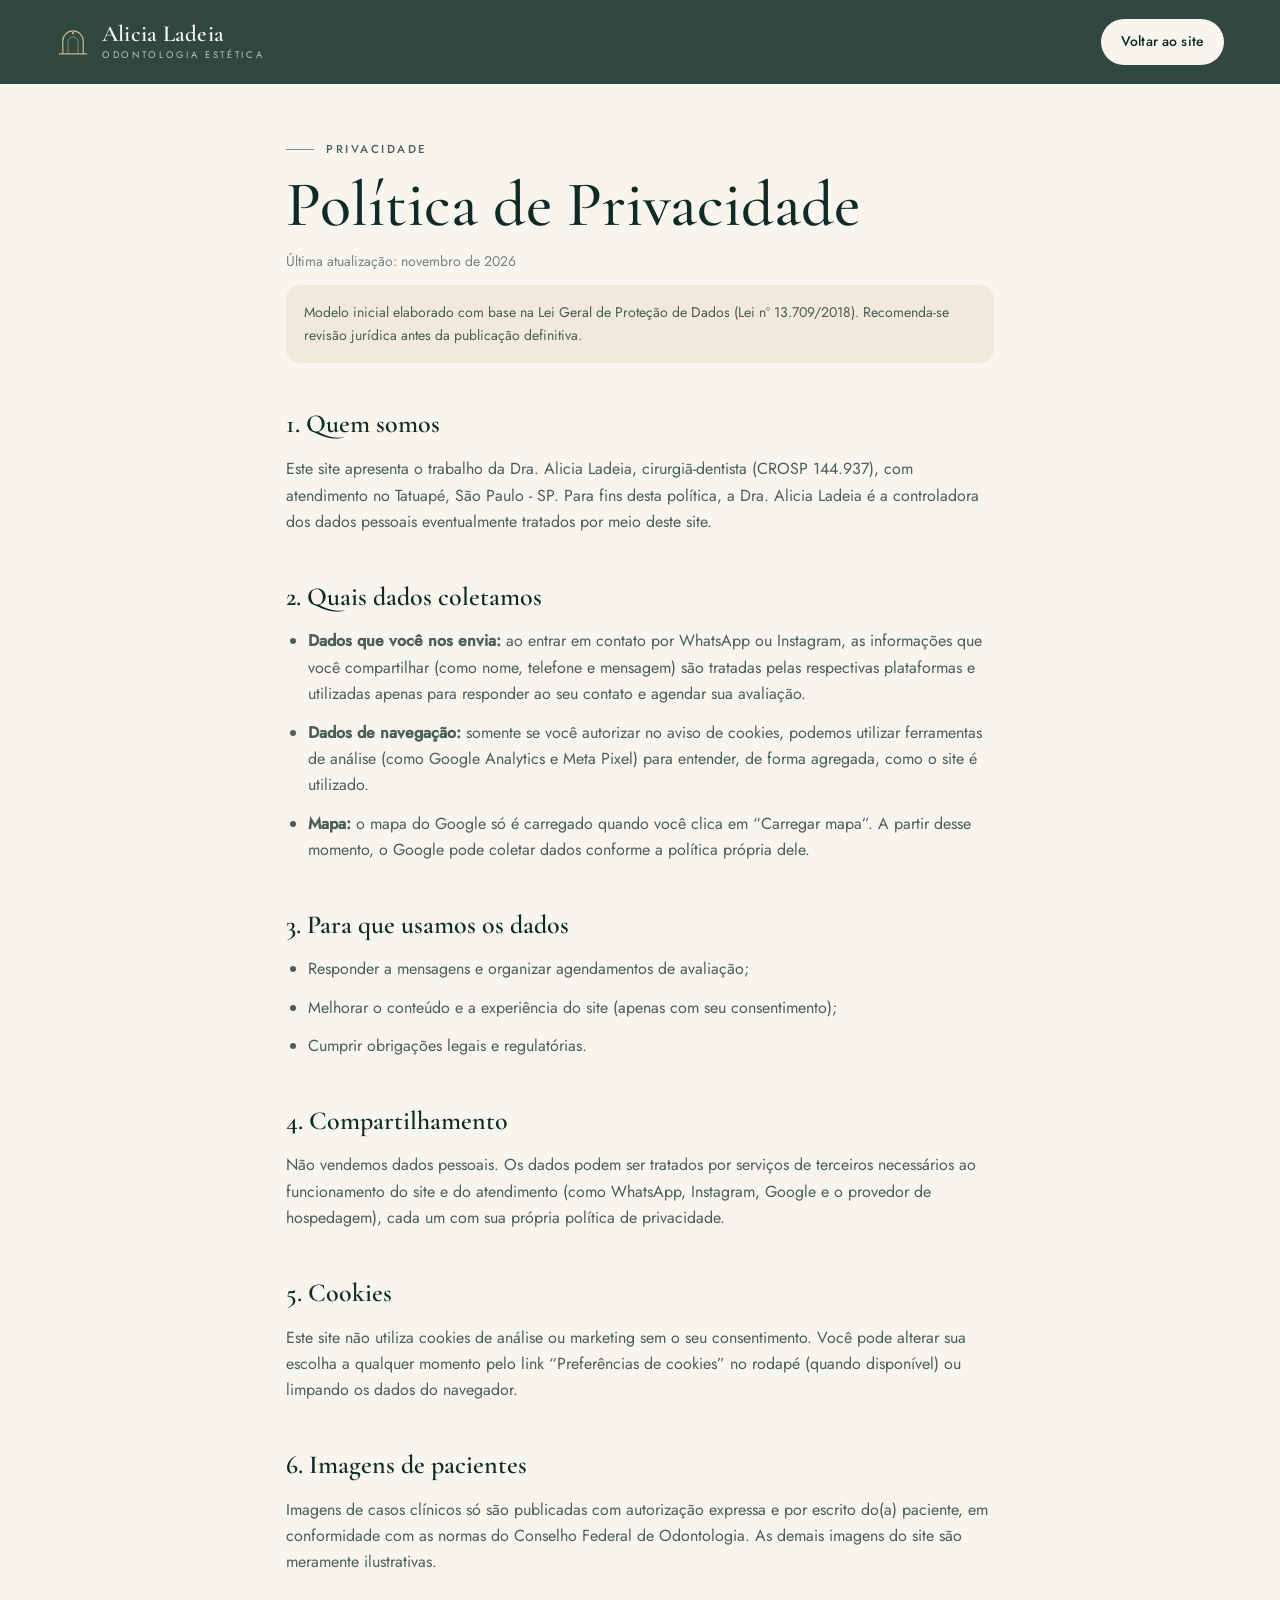
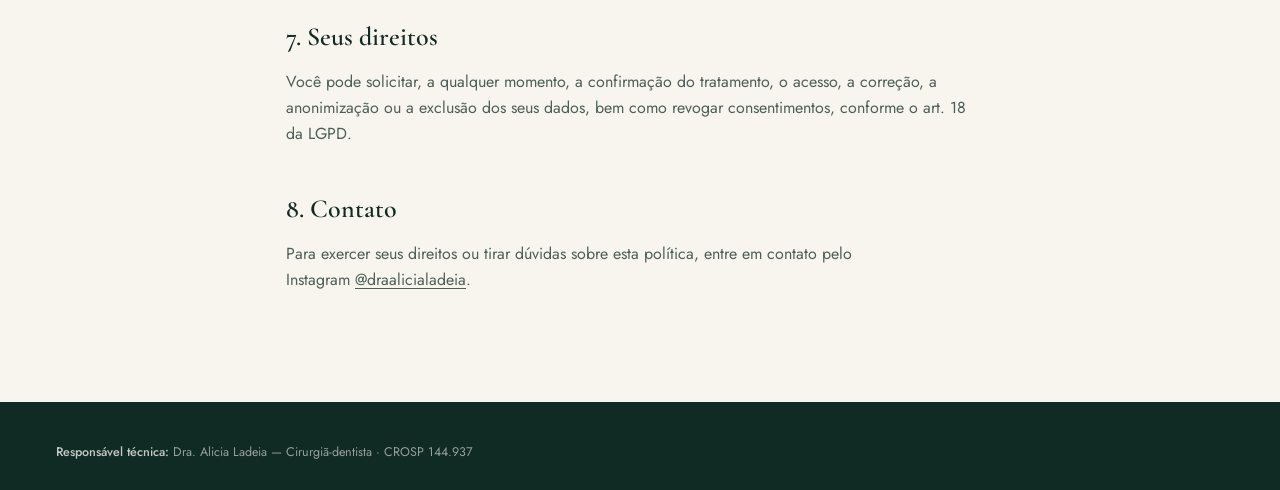
<file: politica-de-privacidade.html>
<!DOCTYPE html>
<html lang="pt-BR">
<head>
  <meta charset="utf-8">
  <meta name="viewport" content="width=device-width, initial-scale=1, viewport-fit=cover">
  <title>Política de Privacidade | Dra. Alicia Ladeia</title>
  <meta name="description" content="Política de privacidade e proteção de dados pessoais do site da Dra. Alicia Ladeia.">
  <meta name="theme-color" content="#102B24">
  <meta name="robots" content="noindex, follow">
  <link rel="icon" href="assets/img/favicon.svg" type="image/svg+xml">
  <link rel="stylesheet" href="assets/css/style.css?v=1.0.0">
  <style>
    .legal{padding:calc(var(--hdr) + 56px) 0 96px}
    .legal .wrap{max-width:820px}
    .legal h1{font-family:var(--serif);font-weight:500;font-size:clamp(40px,7vw,64px);line-height:1.05;margin:8px 0 12px}
    .legal h2{font-family:var(--serif);font-weight:600;font-size:26px;margin:40px 0 10px}
    .legal p,.legal li{color:var(--ink-2);margin-bottom:12px}
    .legal ul{list-style:disc;padding-left:22px}
    .legal .upd{font-size:14px;color:var(--ink-3)}
    .legal .note{background:var(--sand);border-radius:var(--r-sm);padding:16px 18px;font-size:14px}
    .legal a{text-decoration:underline;text-underline-offset:3px}
    .hdr{position:absolute}
    .hdr::before{opacity:1}
  </style>
</head>
<body>
<header class="hdr">
  <div class="hdr__in wrap">
    <a class="brand" href="./" aria-label="Voltar ao site">
      <svg class="brand__mark" viewBox="0 0 40 40" aria-hidden="true"><path d="M8 34V19a12 12 0 0 1 24 0v15" fill="none" stroke="currentColor" stroke-width="1.4"/><path d="M14 34V20a6 6 0 0 1 12 0v14" fill="none" stroke="currentColor" stroke-width="1.1" opacity=".6"/><path d="M4 34h32" stroke="currentColor" stroke-width="1.4" stroke-linecap="round"/><circle cx="20" cy="9.5" r="1.4" fill="currentColor"/></svg>
      <span class="brand__txt"><span class="brand__name">Alicia Ladeia</span><span class="brand__tag">Odontologia estética</span></span>
    </a>
    <a class="btn btn--cream btn--sm" href="./" style="margin-left:auto">Voltar ao site</a>
  </div>
</header>
<main class="legal">
  <div class="wrap">
    <p class="eyebrow">Privacidade</p>
    <h1>Política de Privacidade</h1>
    <p class="upd">Última atualização: <span data-upd>novembro de 2026</span></p>
    <p class="note">Modelo inicial elaborado com base na Lei Geral de Proteção de Dados (Lei nº 13.709/2018). Recomenda-se revisão jurídica antes da publicação definitiva.</p>

    <h2>1. Quem somos</h2>
    <p>Este site apresenta o trabalho da Dra. Alicia Ladeia, cirurgiã-dentista (CROSP 144.937), com atendimento no Tatuapé, São Paulo - SP. Para fins desta política, a Dra. Alicia Ladeia é a controladora dos dados pessoais eventualmente tratados por meio deste site.</p>

    <h2>2. Quais dados coletamos</h2>
    <ul>
      <li><strong>Dados que você nos envia:</strong> ao entrar em contato por WhatsApp ou Instagram, as informações que você compartilhar (como nome, telefone e mensagem) são tratadas pelas respectivas plataformas e utilizadas apenas para responder ao seu contato e agendar sua avaliação.</li>
      <li><strong>Dados de navegação:</strong> somente se você autorizar no aviso de cookies, podemos utilizar ferramentas de análise (como Google Analytics e Meta Pixel) para entender, de forma agregada, como o site é utilizado.</li>
      <li><strong>Mapa:</strong> o mapa do Google só é carregado quando você clica em “Carregar mapa”. A partir desse momento, o Google pode coletar dados conforme a política própria dele.</li>
    </ul>

    <h2>3. Para que usamos os dados</h2>
    <ul>
      <li>Responder a mensagens e organizar agendamentos de avaliação;</li>
      <li>Melhorar o conteúdo e a experiência do site (apenas com seu consentimento);</li>
      <li>Cumprir obrigações legais e regulatórias.</li>
    </ul>

    <h2>4. Compartilhamento</h2>
    <p>Não vendemos dados pessoais. Os dados podem ser tratados por serviços de terceiros necessários ao funcionamento do site e do atendimento (como WhatsApp, Instagram, Google e o provedor de hospedagem), cada um com sua própria política de privacidade.</p>

    <h2>5. Cookies</h2>
    <p>Este site não utiliza cookies de análise ou marketing sem o seu consentimento. Você pode alterar sua escolha a qualquer momento pelo link “Preferências de cookies” no rodapé (quando disponível) ou limpando os dados do navegador.</p>

    <h2>6. Imagens de pacientes</h2>
    <p>Imagens de casos clínicos só são publicadas com autorização expressa e por escrito do(a) paciente, em conformidade com as normas do Conselho Federal de Odontologia. As demais imagens do site são meramente ilustrativas.</p>

    <h2>7. Seus direitos</h2>
    <p>Você pode solicitar, a qualquer momento, a confirmação do tratamento, o acesso, a correção, a anonimização ou a exclusão dos seus dados, bem como revogar consentimentos, conforme o art. 18 da LGPD.</p>

    <h2>8. Contato</h2>
    <p>Para exercer seus direitos ou tirar dúvidas sobre esta política, entre em contato pelo Instagram <a href="https://www.instagram.com/draalicialadeia/" target="_blank" rel="noopener">@draalicialadeia</a><span data-privacy-email></span>.</p>
  </div>
</main>
<footer class="ftr" style="padding-top:40px">
  <div class="wrap"><div class="ftr__legal" style="padding-top:0"><p><strong>Responsável técnica:</strong> Dra. Alicia Ladeia — Cirurgiã-dentista · CROSP 144.937</p></div></div>
</footer>
</body>
</html>
</file>
<file: assets/css/style.css>
/* =========================================================================
   Dra. Alicia Ladeia — Odontologia Estética
   Mobile-first · tokens no :root · sem dependências externas
   ========================================================================= */

/* ---------- Fontes (auto-hospedadas) ---------- */
@font-face{font-family:"Cormorant";src:url(../fonts/cormorant-garamond-latin-500-normal.woff2) format("woff2");font-weight:500;font-style:normal;font-display:swap}
@font-face{font-family:"Cormorant";src:url(../fonts/cormorant-garamond-latin-500-italic.woff2) format("woff2");font-weight:500;font-style:italic;font-display:swap}
@font-face{font-family:"Cormorant";src:url(../fonts/cormorant-garamond-latin-600-normal.woff2) format("woff2");font-weight:600;font-style:normal;font-display:swap}
@font-face{font-family:"Cormorant";src:url(../fonts/cormorant-garamond-latin-600-italic.woff2) format("woff2");font-weight:600;font-style:italic;font-display:swap}
@font-face{font-family:"Jost";src:url(../fonts/jost-latin-400-normal.woff2) format("woff2");font-weight:400;font-style:normal;font-display:swap}
@font-face{font-family:"Jost";src:url(../fonts/jost-latin-500-normal.woff2) format("woff2");font-weight:500;font-style:normal;font-display:swap}

:root{
  --g900:#102B24; --g800:#183D32; --g700:#21503F;
  --beige:#E9DDC8; --sand:#F1E9DB; --off:#F8F5EF;
  --terra:#B66D4B; --terra-d:#9E5737; --gold:#B69A6B; --gold-l:#CDB68B;
  --ink:#102B24; --ink-2:rgba(16,43,36,.74); --ink-3:rgba(16,43,36,.56);
  --cream-2:rgba(248,245,239,.78); --cream-3:rgba(248,245,239,.58);
  --line:rgba(16,43,36,.14); --line-l:rgba(233,221,200,.2);
  --serif:"Cormorant","Cormorant Garamond",Georgia,"Times New Roman",serif;
  --sans:"Jost",system-ui,-apple-system,"Segoe UI",Roboto,sans-serif;
  --wrap:1280px; --gut:clamp(20px,5vw,56px);
  --r-sm:14px; --r:22px; --r-lg:32px; --pill:999px;
  --ease:cubic-bezier(.22,1,.36,1);
  --sec:clamp(72px,11vw,148px);
  --hdr:72px;
  --shadow:0 24px 60px -28px rgba(16,43,36,.35);
}

/* ---------- Base ---------- */
*,*::before,*::after{box-sizing:border-box}
html{-webkit-text-size-adjust:100%;text-size-adjust:100%;scroll-behavior:smooth;scroll-padding-top:calc(var(--hdr) + 8px)}
body{margin:0;font-family:var(--sans);font-size:16px;line-height:1.65;color:var(--ink);background:var(--off);-webkit-font-smoothing:antialiased;-moz-osx-font-smoothing:grayscale;overflow-x:hidden;overflow-x:clip}
[hidden]{display:none!important}
img,svg{display:block;max-width:100%}
img{height:auto}
a{color:inherit;text-decoration:none}
button{font:inherit;color:inherit;background:none;border:0;padding:0;cursor:pointer}
h1,h2,h3,p,ul,ol,dl,dd,figure{margin:0;padding:0}
ul,ol{list-style:none}
:focus-visible{outline:2px solid var(--gold);outline-offset:3px;border-radius:6px}
::selection{background:var(--terra);color:var(--off)}
.wrap{width:100%;max-width:calc(var(--wrap) + var(--gut)*2);margin-inline:auto;padding-inline:var(--gut)}
.skip{position:fixed;left:16px;top:-60px;z-index:200;background:var(--off);color:var(--ink);padding:10px 16px;border-radius:10px;transition:top .2s}
.skip:focus{top:12px}
.sec{padding-block:var(--sec)}
.intro__grid>*,.cases__grid>*,.about__grid>*,.loc__grid>*,.testi__grid>*,.spec__head>*{min-width:0}
.sec--dark{background:var(--g900);color:var(--off)}
.sec--beige{background:var(--beige)}
.sec--soft{background:var(--sand)}

/* ---------- Tipografia ---------- */
.eyebrow{font-family:var(--sans);font-size:11.5px;font-weight:500;letter-spacing:.22em;text-transform:uppercase;color:var(--terra-d);margin-bottom:18px;display:flex;align-items:center;gap:12px}
.eyebrow::before{content:"";width:28px;height:1px;background:currentColor;opacity:.7}
.eyebrow--gold{color:var(--gold-l)}
.eyebrow--cream{color:var(--off)}
.h2{font-family:var(--serif);font-weight:500;font-size:clamp(38px,6.4vw,68px);line-height:1.02;letter-spacing:-.012em;text-wrap:balance}
.h2 em,.hero__t em,.final__t em{font-style:italic;color:var(--terra)}
.h2--light{color:var(--off)}
.h2--light em,.hero__t em,.final__t em{color:var(--gold-l)}
p{text-wrap:pretty}

/* ---------- Botões ---------- */
.btn{--h:54px;display:inline-flex;align-items:center;justify-content:center;gap:10px;min-height:var(--h);padding:0 26px;border-radius:var(--pill);font-family:var(--sans);font-size:15px;font-weight:500;letter-spacing:.01em;line-height:1.1;white-space:nowrap;position:relative;isolation:isolate;overflow:hidden;transition:transform .5s var(--ease),background-color .35s,color .35s,border-color .35s,box-shadow .5s var(--ease)}
.btn svg{width:18px;height:18px;flex:none;transition:transform .45s var(--ease)}
.btn:hover svg:last-child{transform:translateX(3px)}
.btn:active{transform:scale(.97)}
.btn--terra{background:var(--terra-d);color:#fff;box-shadow:0 14px 30px -16px rgba(158,87,55,.8)}
.btn--terra:hover{background:#8C4C2F;box-shadow:0 18px 36px -16px rgba(158,87,55,.9)}
.btn--cream{background:var(--off);color:var(--g900)}
.btn--cream:hover{background:#fff}
.btn--ghost{color:var(--off);border:1px solid rgba(248,245,239,.38);backdrop-filter:blur(6px);-webkit-backdrop-filter:blur(6px);background:rgba(248,245,239,.06)}
.btn--ghost:hover{background:rgba(248,245,239,.14);border-color:rgba(248,245,239,.6)}
.btn--line{color:var(--ink);border:1px solid var(--line);background:transparent}
.btn--line:hover{border-color:var(--ink);background:rgba(16,43,36,.04)}
.btn--sm{--h:46px;padding:0 20px;font-size:14px}
.btn--lg{--h:60px;padding:0 32px;font-size:16px}
.btn--block{width:100%}
.iconbtn{width:48px;height:48px;border-radius:50%;display:grid;place-items:center;border:1px solid var(--line-l);color:var(--off);transition:background .3s,border-color .3s,transform .4s var(--ease)}
.iconbtn svg{width:20px;height:20px}
.iconbtn:hover{background:rgba(248,245,239,.1);border-color:rgba(248,245,239,.5)}
.iconbtn:active{transform:scale(.94)}
.iconbtn[disabled]{opacity:.35;pointer-events:none}

.tag-illus{position:absolute;z-index:3;right:14px;bottom:14px;font-size:10.5px;letter-spacing:.14em;text-transform:uppercase;color:rgba(248,245,239,.92);background:rgba(16,43,36,.45);backdrop-filter:blur(6px);-webkit-backdrop-filter:blur(6px);padding:6px 10px;border-radius:var(--pill);pointer-events:none}

/* ---------- Header ---------- */
.hdr{position:fixed;inset:0 0 auto;z-index:50;height:var(--hdr);color:var(--off);transition:background-color .45s,box-shadow .45s,transform .5s var(--ease)}
.hdr::before{content:"";position:absolute;inset:0;background:rgba(16,43,36,.86);backdrop-filter:blur(14px) saturate(1.2);-webkit-backdrop-filter:blur(14px) saturate(1.2);opacity:0;transition:opacity .45s;z-index:-1}
.hdr.is-solid::before{opacity:1}
.hdr.is-solid{box-shadow:0 1px 0 rgba(233,221,200,.08)}
.hdr.is-hidden{transform:translateY(-100%)}
.hdr__in{height:100%;display:flex;align-items:center;gap:20px}
.brand{display:inline-flex;align-items:center;gap:12px;min-height:44px}
.brand__mark{width:34px;height:34px;color:var(--gold-l)}
.brand__txt{display:flex;flex-direction:column;line-height:1}
.brand__name{font-family:var(--serif);font-size:23px;font-weight:600;letter-spacing:.01em}
.brand__tag{white-space:nowrap;font-size:9.5px;letter-spacing:.28em;text-transform:uppercase;opacity:.72;margin-top:5px}
.nav{display:none}
.hdr__cta{display:none}
.burger{margin-left:auto;width:48px;height:48px;display:grid;place-items:center;border-radius:50%;border:1px solid rgba(248,245,239,.25)}
.burger svg{width:22px;height:22px}

/* Menu mobile */
.mnav{position:fixed;inset:0;z-index:100;background:var(--g900);color:var(--off);display:flex;flex-direction:column;overflow-y:auto;overscroll-behavior:contain}
.mnav[hidden]{display:none}
.mnav__top{height:var(--hdr);display:flex;align-items:center;justify-content:space-between;flex:none}
.mnav__links{display:flex;flex-direction:column;padding-block:clamp(24px,6vh,56px);flex:1}
.mnav__links a{font-family:var(--serif);font-size:clamp(32px,9vw,46px);line-height:1.1;padding:12px 0;border-bottom:1px solid var(--line-l);display:flex;align-items:baseline;gap:16px}
.mnav__links a span{font-family:var(--sans);font-size:12px;letter-spacing:.2em;color:var(--gold-l)}
.mnav__foot{padding-bottom:max(28px,env(safe-area-inset-bottom));display:grid;gap:18px;flex:none}
.mnav__ig{display:inline-flex;align-items:center;justify-content:center;gap:10px;min-height:44px;color:var(--cream-2)}
.mnav__ig svg{width:20px;height:20px}
body.menu-open{overflow:hidden}

/* ---------- 01 Hero ---------- */
.hero{position:relative;background:var(--g900);color:var(--off);min-height:min(100svh,880px);display:flex;align-items:flex-end;overflow:hidden;isolation:isolate}
.hero__media{position:absolute;inset:0 0 auto;height:var(--hm);z-index:-2}
.hero{--hm:min(66svh,600px)}
.hero__img{width:100%;height:100%;object-fit:cover;object-position:50% 18%}
.hero__media::after{content:"";position:absolute;inset:0;background:linear-gradient(180deg,rgba(16,43,36,.55) 0%,rgba(16,43,36,0) 20%,rgba(16,43,36,0) 55%,rgba(16,43,36,.75) 82%,var(--g900) 100%)}
.hero__arch{display:none}
.hero__body{padding-top:calc(var(--hm) - 64px);padding-bottom:clamp(88px,16vw,120px)}
.hero__copy{max-width:600px}
.hero__t{font-family:var(--serif);font-weight:500;font-size:clamp(46px,12.4vw,96px);line-height:.98;letter-spacing:-.015em;margin-bottom:20px;text-wrap:balance}
.hero__t em{display:block}
.hero__sub{font-size:clamp(16px,2.2vw,18px);color:var(--cream-2);max-width:470px;margin-bottom:28px}
.hero__ctas{display:flex;flex-wrap:wrap;gap:12px}
.hero__ctas .btn{flex:1 1 220px}
.hero__proof{display:flex;align-items:center;gap:14px;margin-top:30px;padding-top:24px;border-top:1px solid var(--line-l);max-width:420px}
.hero__num{font-family:var(--serif);font-size:42px;line-height:1;color:var(--gold-l)}
.hero__lbl{font-size:14px;line-height:1.3;color:var(--cream-2)}
.hero__lbl span{font-size:12px;color:var(--cream-3);letter-spacing:.04em}
.hero__illus{top:calc(var(--hdr) + 10px);bottom:auto;right:var(--gut)}

/* Pilares */
.pillars{position:relative;z-index:5;margin-top:-56px}
.pillars__list{background:var(--off);border-radius:var(--r);box-shadow:var(--shadow);display:grid;grid-template-columns:1fr 1fr;padding:8px}
.pillars__list li{display:flex;flex-direction:column;align-items:flex-start;gap:12px;padding:18px 14px}
.pillars__list li:nth-child(-n+2){border-bottom:1px solid var(--line)}
.pillars__list li:nth-child(odd){border-right:1px solid var(--line)}
.pillars__list svg{width:30px;height:30px;color:var(--terra);flex:none}
.pillars__list strong{display:block;font-weight:500;font-size:14.5px;line-height:1.25;margin-bottom:4px}
.pillars__list small{display:block;font-size:12.5px;line-height:1.4;color:var(--ink-3)}

/* ---------- 02 Apresentação ---------- */
.intro__grid{display:grid;gap:clamp(36px,6vw,80px);align-items:center}
.intro__media{position:relative;border-radius:var(--r) 200px var(--r) var(--r);overflow:hidden;aspect-ratio:10/11;background:var(--beige)}
.intro__img{width:100%;height:100%;object-fit:cover}
.intro__text{display:grid;gap:16px;color:var(--ink-2);font-size:17px;margin-block:24px 32px;max-width:540px}
.intro__foot{display:flex;flex-wrap:wrap;align-items:flex-end;justify-content:space-between;gap:20px}
.intro__thumb{width:min(34vw,180px);aspect-ratio:4/5;border-radius:120px 120px var(--r-sm) var(--r-sm);overflow:hidden;flex:none;background:var(--beige)}
.intro__thumb img{width:100%;height:100%;object-fit:cover}

/* ---------- 03 Especialidade ---------- */
.spec{overflow:hidden;position:relative}
.spec::before{content:"";position:absolute;width:720px;height:720px;right:-260px;top:-300px;border-radius:50%;background:radial-gradient(circle,rgba(182,154,107,.16),transparent 65%);pointer-events:none}
.spec__head{display:grid;gap:20px;margin-bottom:clamp(36px,5vw,64px)}
.spec__intro p{color:var(--cream-2);max-width:440px}
.spec__nav{display:none;gap:10px;margin-top:24px}
.spec__rail{overflow-x:auto;scroll-snap-type:x mandatory;scrollbar-width:none;-webkit-overflow-scrolling:touch;overscroll-behavior-x:contain;scroll-padding-inline:var(--gut)}
.spec__rail::-webkit-scrollbar{display:none}
.spec__rail:focus-visible{outline-offset:-4px}
.spec__cards{display:flex;gap:16px;padding-inline:var(--gut);width:max-content}
.card-arch{width:min(74vw,320px);scroll-snap-align:start;background:linear-gradient(180deg,rgba(33,80,63,.55),rgba(24,61,50,.35));border:1px solid var(--line-l);border-radius:200px 200px var(--r) var(--r);padding:10px 10px 0;display:flex;flex-direction:column;transition:transform .7s var(--ease),border-color .4s}
.card-arch__media{border-radius:190px 190px 14px 14px;overflow:hidden;aspect-ratio:4/5;background:var(--g800)}
.card-arch__media img{width:100%;height:100%;object-fit:cover;transition:transform 1.2s var(--ease),filter .6s}
.card-arch__body{padding:20px 12px 26px}
.card-arch__n{font-size:11px;letter-spacing:.24em;color:var(--gold-l)}
.card-arch h3{font-family:var(--serif);font-weight:500;font-size:28px;line-height:1.1;margin:8px 0 10px}
.card-arch p{font-size:14.5px;line-height:1.6;color:var(--cream-2)}
.spec__note{margin-top:32px;font-size:12.5px;color:var(--cream-3);letter-spacing:.01em}
@media (hover:hover){
  .card-arch:hover{transform:translateY(-6px);border-color:rgba(205,182,139,.45)}
  .card-arch:hover .card-arch__media img{transform:scale(1.06)}
}

/* ---------- 04 Transformações ---------- */
.cases__grid{display:grid;gap:clamp(36px,5vw,72px);align-items:center}
.cases__lead{color:var(--ink-2);font-size:16.5px;margin:20px 0 28px;max-width:470px}
.cases__tabs{display:flex;gap:8px;flex-wrap:wrap;margin-bottom:14px}
.cases__tab{min-height:44px;padding:0 18px;border-radius:var(--pill);border:1px solid var(--line);font-size:14px;transition:background .3s,color .3s,border-color .3s}
.cases__tab[aria-selected="true"]{background:var(--g900);color:var(--off);border-color:var(--g900)}
.cases__meta{font-size:14px;color:var(--ink-3);min-height:1.6em;margin-bottom:26px}
.compare{position:relative}
.compare__stage{--pos:50%;position:relative;aspect-ratio:4/5;border-radius:var(--r-lg);overflow:hidden;background:var(--beige);box-shadow:var(--shadow);touch-action:pan-y;user-select:none;-webkit-user-select:none}
.compare__layer{position:absolute;inset:0;background-size:cover;background-position:center}
.compare__layer img{width:100%;height:100%;object-fit:cover;pointer-events:none}
.compare__before{clip-path:inset(0 calc(100% - var(--pos)) 0 0)}
.compare__lbl{position:absolute;top:16px;z-index:3;font-size:11px;letter-spacing:.2em;text-transform:uppercase;padding:7px 12px;border-radius:var(--pill);background:rgba(248,245,239,.9);color:var(--ink)}
.compare__lbl--b{left:16px}
.compare__lbl--a{right:16px;background:var(--g900);color:var(--off)}
.compare__handle{position:absolute;top:0;bottom:0;left:var(--pos);width:2px;margin-left:-1px;background:var(--off);z-index:4;pointer-events:none}
.compare__handle span{position:absolute;top:50%;left:50%;width:52px;height:52px;margin:-26px 0 0 -26px;border-radius:50%;background:var(--off);color:var(--g900);display:grid;place-items:center;box-shadow:0 10px 30px -8px rgba(16,43,36,.45);transition:transform .4s var(--ease)}
.compare__handle svg{width:22px;height:22px}
.compare__stage.is-drag .compare__handle span{transform:scale(1.1)}
.compare__range{position:absolute;inset:0;width:100%;height:100%;opacity:0;cursor:ew-resize;margin:0;z-index:5;-webkit-appearance:none;appearance:none;touch-action:pan-y}
.compare__range:focus-visible + *,.compare__stage:has(.compare__range:focus-visible){outline:2px solid var(--gold);outline-offset:4px}
/* Placeholder (sem casos cadastrados) */
.ph{position:absolute;inset:0;display:grid;align-items:center;text-align:center;padding:24px}
.ph--b{background:repeating-linear-gradient(135deg,#EFE5D3 0 14px,#E9DDC8 14px 28px)}
.ph--a{background:radial-gradient(120% 80% at 70% 20%,var(--g700),var(--g900))}
.ph__in{max-width:250px}
.ph__k{display:block;font-family:var(--serif);font-size:30px;line-height:1.1;margin-bottom:10px}
.ph__s{display:block;font-size:13px;line-height:1.5}
.ph--b{justify-items:start}
.ph--b .ph__in{color:var(--ink-2);width:40%}
.ph--a{justify-items:end}
.ph--a .ph__in{color:var(--cream-2);width:40%}
.ph--a .ph__k{color:var(--gold-l)}
.compare__demo{position:absolute;left:16px;right:16px;bottom:16px;z-index:3;font-size:12.5px;line-height:1.45;text-align:center;color:var(--ink);background:rgba(248,245,239,.92);border-radius:var(--r-sm);padding:10px 14px}

/* ---------- 05 Diferenciais ---------- */
.diff__head{margin-bottom:clamp(36px,5vw,64px);max-width:720px}
.diff__grid{display:grid;grid-template-columns:1fr;gap:12px}
.feat{background:rgba(248,245,239,.62);border:1px solid rgba(16,43,36,.08);border-radius:var(--r);padding:26px 24px;display:grid;grid-template-columns:auto 1fr;column-gap:18px;row-gap:6px;align-items:start;transition:background .45s,transform .6s var(--ease),box-shadow .6s var(--ease)}
.feat svg{width:34px;height:34px;color:var(--terra);grid-row:span 2;transition:transform .6s var(--ease)}
.feat h3{font-family:var(--serif);font-weight:600;font-size:24px;line-height:1.15}
.feat p{font-size:15px;color:var(--ink-2)}
@media (hover:hover){
  .feat:hover{background:var(--off);transform:translateY(-4px);box-shadow:var(--shadow)}
  .feat:hover svg{transform:rotate(-8deg) scale(1.08)}
}

/* ---------- 06 Sobre ---------- */
.about__grid{display:grid;gap:clamp(36px,5vw,64px);align-items:center}
.about__text{display:grid;gap:14px;color:var(--ink-2);font-size:16.5px;margin:22px 0 26px;max-width:480px}
.about__sign{font-family:var(--serif);font-style:italic;font-size:40px;line-height:1;color:var(--terra-d)}
.about__role{font-size:11.5px;letter-spacing:.2em;text-transform:uppercase;color:var(--ink-3);margin-top:10px}
.about__portrait{position:relative;max-width:440px;width:100%;justify-self:center}
.about__portrait::before{content:"";position:absolute;inset:auto -18px -18px 18px;top:18px;border:1px solid var(--gold);border-radius:240px 240px var(--r) var(--r);opacity:.6}
.portrait-slot,.about__img{position:relative;aspect-ratio:4/5;width:100%;border-radius:240px 240px var(--r) var(--r);overflow:hidden;object-fit:cover}
.portrait-slot{background:radial-gradient(90% 70% at 50% 25%,#F3EADA,#E2D3B8);display:flex;flex-direction:column;align-items:center;justify-content:center;gap:16px;text-align:center}
.portrait-slot__mono{font-family:var(--serif);font-size:clamp(88px,22vw,132px);line-height:1;color:var(--g800);letter-spacing:-.02em}
.portrait-slot__lbl{font-size:11px;letter-spacing:.22em;text-transform:uppercase;color:var(--ink-3);line-height:1.6}
.about__card{background:var(--g900);color:var(--off);border-radius:var(--r);padding:28px 26px}
.about__card-t{font-size:11.5px;letter-spacing:.22em;text-transform:uppercase;color:var(--gold-l);margin-bottom:12px}
.about__card dl div{display:flex;justify-content:space-between;gap:16px;padding:13px 0;border-bottom:1px solid var(--line-l)}
.about__card dl div:last-child{border-bottom:0}
.about__card dt{font-size:13.5px;color:var(--cream-3)}
.about__card dd{font-size:14.5px;text-align:right}
.about__card a{text-decoration:underline;text-underline-offset:3px;text-decoration-color:rgba(205,182,139,.6)}

/* ---------- 07 Depoimentos ---------- */
.testi__head{margin-bottom:clamp(32px,4vw,52px)}
.testi__grid{display:grid;gap:16px}
.quote{position:relative;background:var(--g800);color:var(--off);border-radius:var(--r-lg);padding:clamp(28px,5vw,56px);overflow:hidden;min-height:340px;display:flex;flex-direction:column}
.quote::after{content:"";position:absolute;width:420px;height:420px;right:-160px;bottom:-200px;border-radius:50%;border:1px solid rgba(205,182,139,.22);pointer-events:none}
.quote__mark{width:44px;height:33px;color:var(--gold-l);margin-bottom:22px}
.quote__track{flex:1;display:grid}
.quote__item{grid-area:1/1;transition:opacity .6s var(--ease),transform .6s var(--ease)}
.quote__item[aria-hidden="true"]{opacity:0;transform:translateY(10px);pointer-events:none;visibility:hidden}
.quote__txt{font-family:var(--serif);font-style:italic;font-size:clamp(24px,3.6vw,36px);line-height:1.25;max-width:720px}
.quote__who{display:flex;align-items:center;gap:12px;margin-top:22px;font-size:14px;color:var(--cream-2)}
.quote__who img{width:44px;height:44px;border-radius:50%;object-fit:cover}
.quote__badge{display:inline-block;font-size:10.5px;letter-spacing:.16em;text-transform:uppercase;padding:5px 10px;border-radius:var(--pill);border:1px dashed rgba(205,182,139,.6);color:var(--gold-l);margin-bottom:16px}
.quote__ctrl{display:flex;align-items:center;justify-content:space-between;margin-top:30px;gap:16px}
.quote__dots{display:flex;gap:4px}
.quote__dots button{width:28px;height:44px;display:grid;place-items:center}
.quote__dots button::before{content:"";width:8px;height:8px;border-radius:50%;background:rgba(248,245,239,.3);transition:background .3s,width .4s var(--ease)}
.quote__dots button[aria-selected="true"]::before{background:var(--gold-l);width:22px;border-radius:6px}
.quote__btns{display:flex;gap:8px}
.iconbtn--light{border-color:rgba(248,245,239,.25)}
.promo{position:relative;background:var(--terra-d);color:var(--off);border-radius:var(--r-lg);padding:clamp(28px,5vw,48px);display:flex;flex-direction:column;justify-content:space-between;gap:28px;overflow:hidden;isolation:isolate}
.promo::before{content:"";position:absolute;inset:auto -60px -90px auto;width:260px;height:260px;border-radius:200px 200px 0 0;border:1px solid rgba(248,245,239,.25);z-index:-1}
.promo::after{content:"";position:absolute;inset:auto -10px -120px auto;width:200px;height:240px;border-radius:200px 200px 0 0;border:1px solid rgba(248,245,239,.18);z-index:-1}
.promo__t{font-family:var(--serif);font-size:clamp(30px,4vw,40px);line-height:1.1}
.promo .btn{align-self:flex-start;white-space:normal;text-align:left}

/* ---------- 08 Localização ---------- */
.loc__grid{display:grid;gap:clamp(36px,5vw,64px);align-items:stretch}
.loc__copy{align-self:center}
.loc__info{display:grid;gap:4px;margin:28px 0 32px}
.loc__info li{display:flex;gap:16px;padding:18px 0;border-bottom:1px solid var(--line)}
.loc__info li:first-child{border-top:1px solid var(--line)}
.loc__info svg{width:24px;height:24px;color:var(--terra);flex:none;margin-top:2px}
.loc__info strong{display:block;font-size:12px;letter-spacing:.2em;text-transform:uppercase;font-weight:500;color:var(--ink-3);margin-bottom:4px}
.loc__info span{display:block;font-size:16.5px}
.loc__info small{display:block;font-size:13.5px;color:var(--ink-3)}
.loc__info table{border-collapse:collapse;font-size:15.5px}
.loc__info td{padding:2px 18px 2px 0}
.loc__ctas{display:flex;flex-wrap:wrap;gap:12px}
.loc__ctas .btn{flex:1 1 200px}
.map{position:relative;border-radius:var(--r-lg);overflow:hidden;min-height:360px;background:var(--g800)}
.map iframe{position:absolute;inset:0;width:100%;height:100%;border:0;filter:grayscale(.35) sepia(.12) contrast(1.02)}
.map__facade{position:absolute;inset:0;display:flex;flex-direction:column;align-items:center;justify-content:center;gap:14px;text-align:center;padding:28px;color:var(--off);background:
  radial-gradient(circle at 50% 46%,rgba(205,182,139,.22),transparent 40%),
  linear-gradient(rgba(233,221,200,.07) 1px,transparent 1px) 0 0/44px 44px,
  linear-gradient(90deg,rgba(233,221,200,.07) 1px,transparent 1px) 0 0/44px 44px,
  var(--g800)}
.map__pin{width:44px;height:44px;color:var(--gold-l)}
.map__t{font-family:var(--serif);font-size:30px}
.map__note{font-size:12.5px;color:var(--cream-3);max-width:280px}

/* ---------- 09 CTA final ---------- */
.final{position:relative;color:var(--off);text-align:center;overflow:hidden;isolation:isolate;padding-block:clamp(110px,16vw,200px)}
.final__media{position:absolute;inset:0;z-index:-1}
.final__img{width:100%;height:115%;object-fit:cover;object-position:center 60%}
.final__media::after{content:"";position:absolute;inset:0;background:radial-gradient(80% 90% at 50% 50%,rgba(16,43,36,.72),rgba(16,43,36,.92))}
.final__body{display:flex;flex-direction:column;align-items:center}
.final .eyebrow::after{content:"";width:28px;height:1px;background:currentColor;opacity:.7}
.final__t{font-family:var(--serif);font-weight:500;font-size:clamp(42px,7.4vw,86px);line-height:1.02;letter-spacing:-.015em;max-width:15ch;text-wrap:balance}
.final__t em{display:block}
.final__p{color:var(--cream-2);font-size:clamp(16px,2vw,18px);max-width:520px;margin:22px 0 34px}
.final .btn{white-space:normal}

/* ---------- 10 Footer ---------- */
.ftr{background:var(--g900);color:var(--off);padding:clamp(64px,8vw,96px) 0 calc(28px + env(safe-area-inset-bottom))}
.ftr__top{display:grid;gap:36px;padding-bottom:44px;border-bottom:1px solid var(--line-l)}
.ftr__brand p{color:var(--cream-3);font-size:14.5px;margin-top:16px;max-width:300px}
.ftr__col{display:flex;flex-direction:column;align-items:flex-start}
.ftr__h{font-size:11.5px;letter-spacing:.22em;text-transform:uppercase;color:var(--gold-l);margin-bottom:8px}
.ftr__col a,.ftr__link{display:inline-flex;align-items:center;gap:10px;min-height:40px;color:var(--cream-2);font-size:15px;transition:color .3s;text-align:left}
.ftr__col a:hover,.ftr__link:hover{color:var(--off)}
.ftr__col svg{width:18px;height:18px}
.ftr__legal{padding-top:28px;display:grid;gap:12px;font-size:12.5px;line-height:1.6;color:var(--cream-3);max-width:900px}
.ftr__legal strong{color:var(--cream-2);font-weight:500}

/* ---------- Botão flutuante ---------- */
.fab{position:fixed;z-index:60;right:max(16px,env(safe-area-inset-right));bottom:max(16px,env(safe-area-inset-bottom));height:58px;min-width:58px;padding:0 18px;border-radius:var(--pill);background:#1F7A55;color:#fff;display:flex;align-items:center;gap:10px;box-shadow:0 16px 34px -12px rgba(16,43,36,.6);transform:translateY(130%);opacity:0;transition:transform .6s var(--ease),opacity .4s,background .3s}
.fab.is-on{transform:none;opacity:1}
.fab:hover{background:#18684A}
.fab svg{width:26px;height:26px;flex:none}
.fab__ig{display:none}
.fab.is-ig{background:var(--terra-d)}
.fab.is-ig .fab__wa{display:none}
.fab.is-ig .fab__ig{display:block}
.fab__lbl{font-weight:500;font-size:15px}
body.menu-open .fab{opacity:0;pointer-events:none}

/* ---------- Consentimento ---------- */
.consent{position:fixed;z-index:90;left:16px;right:16px;bottom:max(16px,env(safe-area-inset-bottom));background:var(--off);color:var(--ink);border-radius:var(--r);padding:20px;box-shadow:0 20px 60px -20px rgba(0,0,0,.45);display:grid;gap:14px;max-width:480px}
.consent[hidden]{display:none}
.consent p{font-size:14px;line-height:1.55}
.consent a{text-decoration:underline}
.consent__btns{display:flex;gap:10px;justify-content:flex-end}

/* ---------- Animações (estado inicial só com JS + movimento permitido) ---------- */
@media (prefers-reduced-motion:no-preference){
  .js.motion-ready [data-reveal],.js.motion-ready [data-hero],.js.motion-ready [data-stagger]>*{opacity:0}
}

/* =========================================================================
   Breakpoints
   ========================================================================= */
@media (max-width:359px){
  .btn{padding:0 20px}
  .eyebrow{letter-spacing:.16em}
  .intro__thumb{display:none}
  .brand__name{font-size:20px}
  .brand__tag{letter-spacing:.2em}
  .pillars__list{grid-template-columns:1fr}
  .pillars__list li{flex-direction:row;align-items:center;border-right:0!important;border-bottom:1px solid var(--line)}
  .pillars__list li:last-child{border-bottom:0}
  .ph__k{font-size:24px}
  .fab__lbl{display:none}
  .fab{padding:0}
  .fab{justify-content:center}
}

@media (max-width:420px){
  .hero .eyebrow{letter-spacing:.15em;font-size:11px}
}

@media (min-width:560px){
  .hdr__cta{display:inline-flex;margin-left:auto}
  .burger{margin-left:0}
  .diff__grid{grid-template-columns:1fr 1fr}
  .feat{grid-template-columns:1fr;row-gap:10px}
  .feat svg{grid-row:auto;margin-bottom:10px}
  .ftr__top{grid-template-columns:1fr 1fr}
}

@media (min-width:768px){
  :root{--hdr:84px}
  .hero{min-height:min(100svh,960px)}
  .hero{--hm:min(62svh,640px)}
  .hero__ctas .btn{flex:0 0 auto}
  .pillars__list{grid-template-columns:repeat(4,1fr);border-radius:var(--pill);padding:10px 18px}
  .pillars__list li{flex-direction:row;align-items:center;padding:20px 18px;border-bottom:0!important;border-right:1px solid var(--line)!important}
  .pillars__list li:last-child{border-right:0!important}
  .pillars__list svg{width:28px;height:28px}
  .spec__head{grid-template-columns:1.1fr 1fr;align-items:end;gap:48px}
  .spec__nav{display:flex}
  .cases__grid{grid-template-columns:1fr 1.05fr}
  .compare__stage{aspect-ratio:4/5}
  .testi__grid{grid-template-columns:1.6fr 1fr}
  .loc__grid{grid-template-columns:1fr 1.1fr}
  .map{min-height:440px}
  .consent{left:auto;right:24px;bottom:24px}
  .about__grid{grid-template-columns:1fr 1fr}
  .about__card{grid-column:1/-1}
}

/* pilares compactos de 768 a 1023 */
@media (min-width:768px) and (max-width:1023px){
  .pillars__list{border-radius:var(--r);padding:8px}
  .pillars__list li{flex-direction:column;align-items:flex-start;padding:18px 14px}
}

@media (min-width:960px){
  .hero{align-items:center;min-height:min(100svh,920px)}
  .hero__media{left:40%;inset:0 0 0 40%;height:auto}
  .hero__img{object-position:50% 20%}
  .hero__media::after{background:
    linear-gradient(90deg,var(--g900) 0%,rgba(16,43,36,.86) 16%,rgba(16,43,36,.25) 46%,rgba(16,43,36,0) 70%),
    linear-gradient(180deg,rgba(16,43,36,.5) 0%,rgba(16,43,36,0) 24%,rgba(16,43,36,0) 72%,rgba(16,43,36,.65) 100%)}
  .hero__arch{display:block;position:absolute;z-index:-1;left:calc(40% - 40px);top:14%;width:min(46%,620px);height:110%;color:var(--gold);opacity:.55}
  .hero__body{padding-top:calc(var(--hdr) + 40px);padding-bottom:140px}
  .hero__copy{max-width:560px}
  .hero__t{font-size:clamp(64px,6.6vw,104px)}
  .hero__illus{top:auto;bottom:96px}
  .pillars{margin-top:-64px}
  .intro__grid{grid-template-columns:1.05fr 1fr}
  .intro__media{aspect-ratio:auto;height:min(640px,72vh);min-height:520px}
}

@media (min-width:1180px){
  .nav{display:block;margin-inline:auto}
  .hdr__cta{margin-left:0}
  .nav ul{display:flex;gap:clamp(20px,2.4vw,40px)}
  .nav a{white-space:nowrap;position:relative;font-size:14.5px;padding:10px 0;color:var(--cream-2);transition:color .3s}
  .nav a::after{content:"";position:absolute;left:0;right:0;bottom:2px;height:1px;background:var(--gold-l);transform:scaleX(0);transform-origin:right;transition:transform .5s var(--ease)}
  .nav a:hover,.nav a[aria-current="true"]{color:var(--off)}
  .nav a:hover::after,.nav a[aria-current="true"]::after{transform:scaleX(1);transform-origin:left}
  .burger{display:none}
}
@media (min-width:1200px){
  .about__grid{grid-template-columns:1fr 1.05fr 0.95fr;align-items:center}
  .about__card{grid-column:auto}
}
@media (min-width:1024px){
  .diff__grid{grid-template-columns:repeat(3,1fr);gap:16px}
  .feat{padding:34px 30px}
  .ftr__top{grid-template-columns:1.6fr 1fr 1fr 1fr}
}

@media (min-width:1100px){
  .spec__nav{display:none}
  .spec__rail{overflow:visible}
  .spec__cards{display:grid;grid-template-columns:repeat(5,1fr);width:100%;max-width:calc(var(--wrap) + var(--gut)*2);margin-inline:auto}
  .card-arch{width:auto}
  .card-arch:nth-child(even){margin-top:40px;margin-bottom:-40px}
  .spec__note{margin-top:72px}
}

@media (min-width:1440px){
  body{font-size:17px}
  .intro__text,.about__text{font-size:18px}
}

@media (min-width:1800px){
  :root{--wrap:1440px}
  .hero{min-height:min(100svh,1040px)}
}

/* Telas baixas em paisagem (celular deitado) */
@media (max-height:520px) and (orientation:landscape){
  .hero{min-height:auto}
  .hero__body{padding-top:calc(var(--hdr) + 40px);padding-bottom:96px}
  .hero__t{font-size:44px}
  .hero__media{inset:0;height:auto}
  .hero__media::after{background:linear-gradient(90deg,var(--g900) 0%,rgba(16,43,36,.85) 45%,rgba(16,43,36,.3) 100%)}
  .mnav__links a{font-size:28px;padding:8px 0}
}

@media (prefers-reduced-motion:reduce){
  html{scroll-behavior:auto}
  *,*::before,*::after{transition-duration:.01ms!important;animation-duration:.01ms!important}
}

@media print{
  .hdr,.fab,.consent,.map,.mnav{display:none!important}
  .hero,.sec--dark,.final,.ftr{background:#fff!important;color:#000!important}
}
</file>
